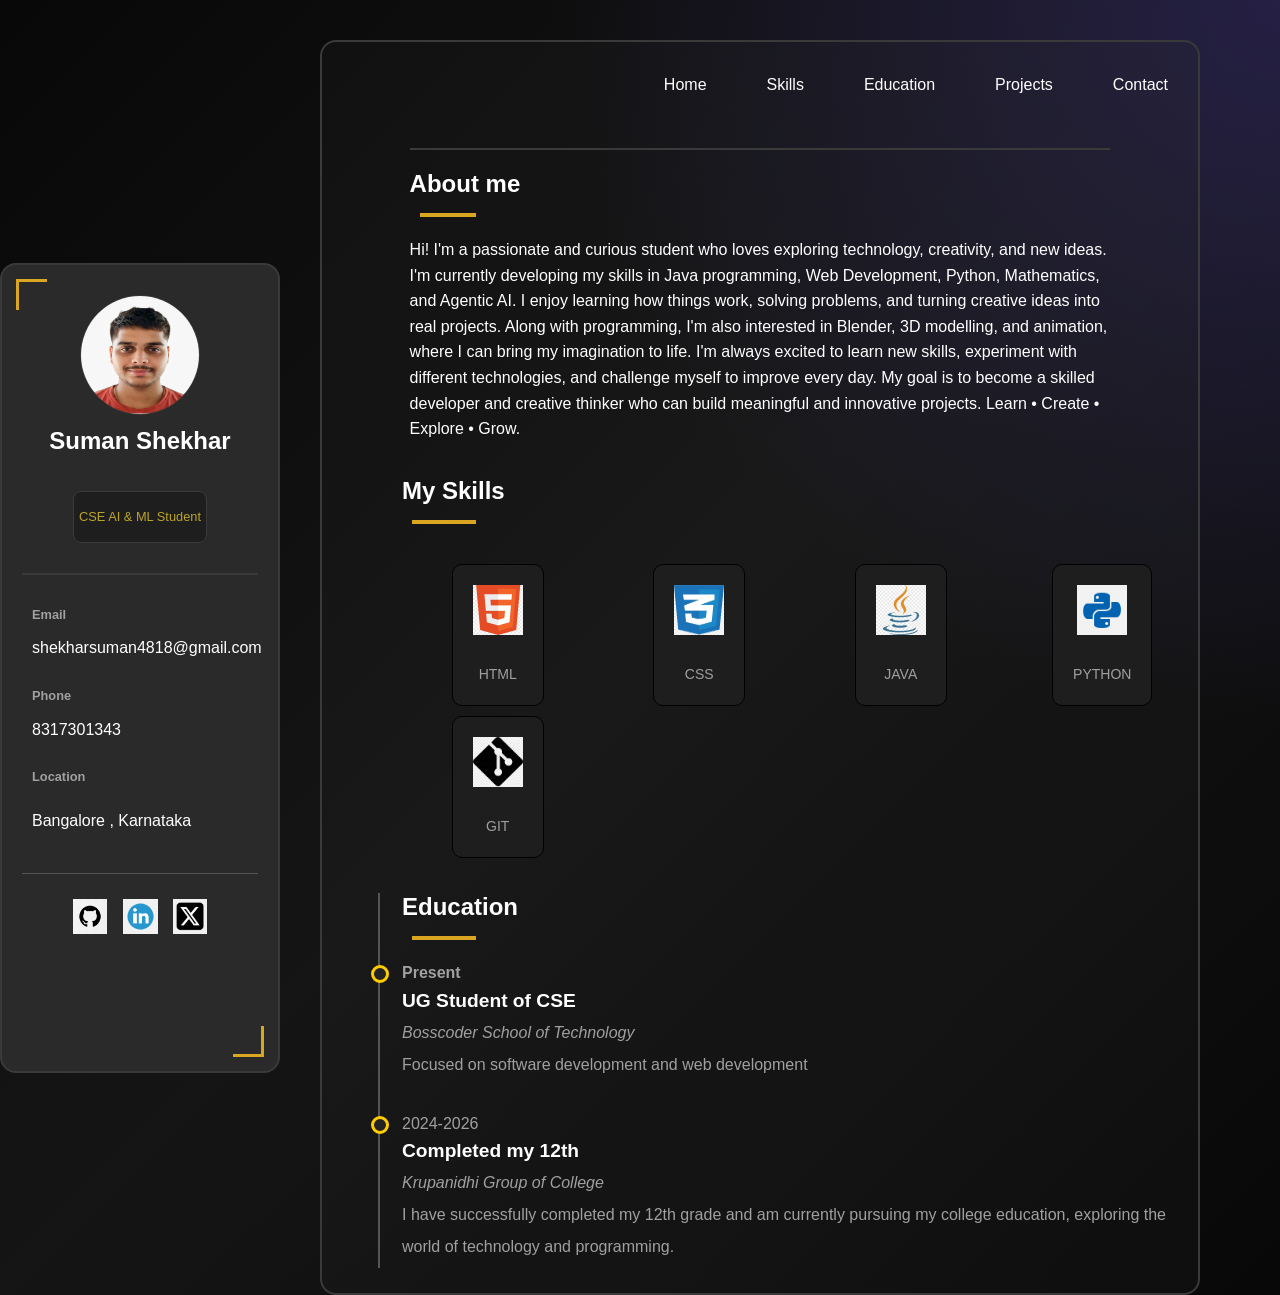
<file: index.html>
<!doctype html>
<html lang="en">
  <head>
    <meta charset="UTF-8" />
    <meta name="viewport" content="width=device-width, initial-scale=1.0" />
    <title>Profile</title>
    <link rel="stylesheet" href="style.css" />
  </head>
  <body>
    <aside class="main-container">
      <div class="sidebar">
        <div class="profile">
          <img src="image/suman.png" alt="" width="120px" height="120px" />
          <h2>Suman Shekhar</h2>
          <p>CSE AI & ML Student</p>
        </div>

        <div class="contact"></div>
        <div class="email">
          <h3 class="label">Email</h3>
          <a href="mailto:shekharsuman4818@gmail.com" class="value">shekharsuman4818@gmail.com</a>
        </div>
        <div class="phone">
          <h3 class="label">Phone</h3>
          <a href="tel:8317301343" class="value">8317301343</a>
        </div>
        <div class="location">
          <h3 class="label">Location</h3>
          <p class="value">Bangalore , Karnataka</p>
        </div>

        <div class="social">
          <a href="https://github.com/shekharsuman4818-cpu"><img src="image/github.png" alt=""/></a>
          <a href="https://www.linkedin.com/in/suman-shekhar-382846422/"><img src="image/linkdin.png" alt=""/></a>
          <a href="https://x.com/?lang=en"><img src="image/x.png" alt=""></a>
        </div>
      </div>
      <main class="main-content">
        <header>
            <nav>
                <a href="#">Home</a>
                <a href="#">Skills</a>
                <a href="#">Education</a>
                <a href="project.html">Projects</a>
                <a href="contact.html">Contact</a>
            </nav>
        </header>
        <section class="about">
            <h2>About me</h2>
            <div class="line"></div>
            <p>Hi! I'm a passionate and curious student who loves exploring technology, creativity, and new ideas. I'm currently developing my skills in Java programming, Web Development, Python, Mathematics, and Agentic AI.

I enjoy learning how things work, solving problems, and turning creative ideas into real projects. Along with programming, I'm also interested in Blender, 3D modelling, and animation, where I can bring my imagination to life.

I'm always excited to learn new skills, experiment with different technologies, and challenge myself to improve every day.

My goal is to become a skilled developer and creative thinker who can build meaningful and innovative projects.

Learn • Create • Explore • Grow.</p>
        </section>
        <article class="skills">
          <h2>My Skills</h2>
          <div class="line"></div>
          <div class="skills-images">
          <div class="image1"><img src="image/html.png" alt="" width="50px" height="50px"><h3>HTML</h3></div>
          <div class="image2"><img src="image/css.png" alt="" width="50px" height="50px"><h3>CSS</h3></div>
          <div class="image3"><img src="image/java.png" alt="" width="50px" height="50px"><h3>JAVA</h3></div>
          <div class="image4"><img src="image/python.png" alt="" width="50px" height="50px"><h3>PYTHON</h3></div>
          <div class="image5"><img src="image/git2.png" alt="" width="50px" height="50px"><h3>GIT</h3></div>
          </div>
        </article>
        
        <div class="education">
          <h2>Education</h2>
          <div class="line"></div>
          <div class="edu-item">
            <h3 class="head">Present</h3>
            <h3 style="font-size: 1.2rem;">UG Student of CSE</h3>
            <p><i>Bosscoder School of Technology</i></p>
            <p>Focused on software development and web development</p>
          </div>
            <div class="edu-item">
              <div class="head">2024-2026</div>
              <h3 style="font-size: 1.2rem;">Completed my 12th</h3>
              <p><i>Krupanidhi Group of College</i></p>
              <p>I have successfully completed my 12th grade and am currently pursuing my college education, exploring the world of technology and programming.</p>
            </div>
          
        </div>
      </main>
    </aside>
    
  </body>
</html>
</file>
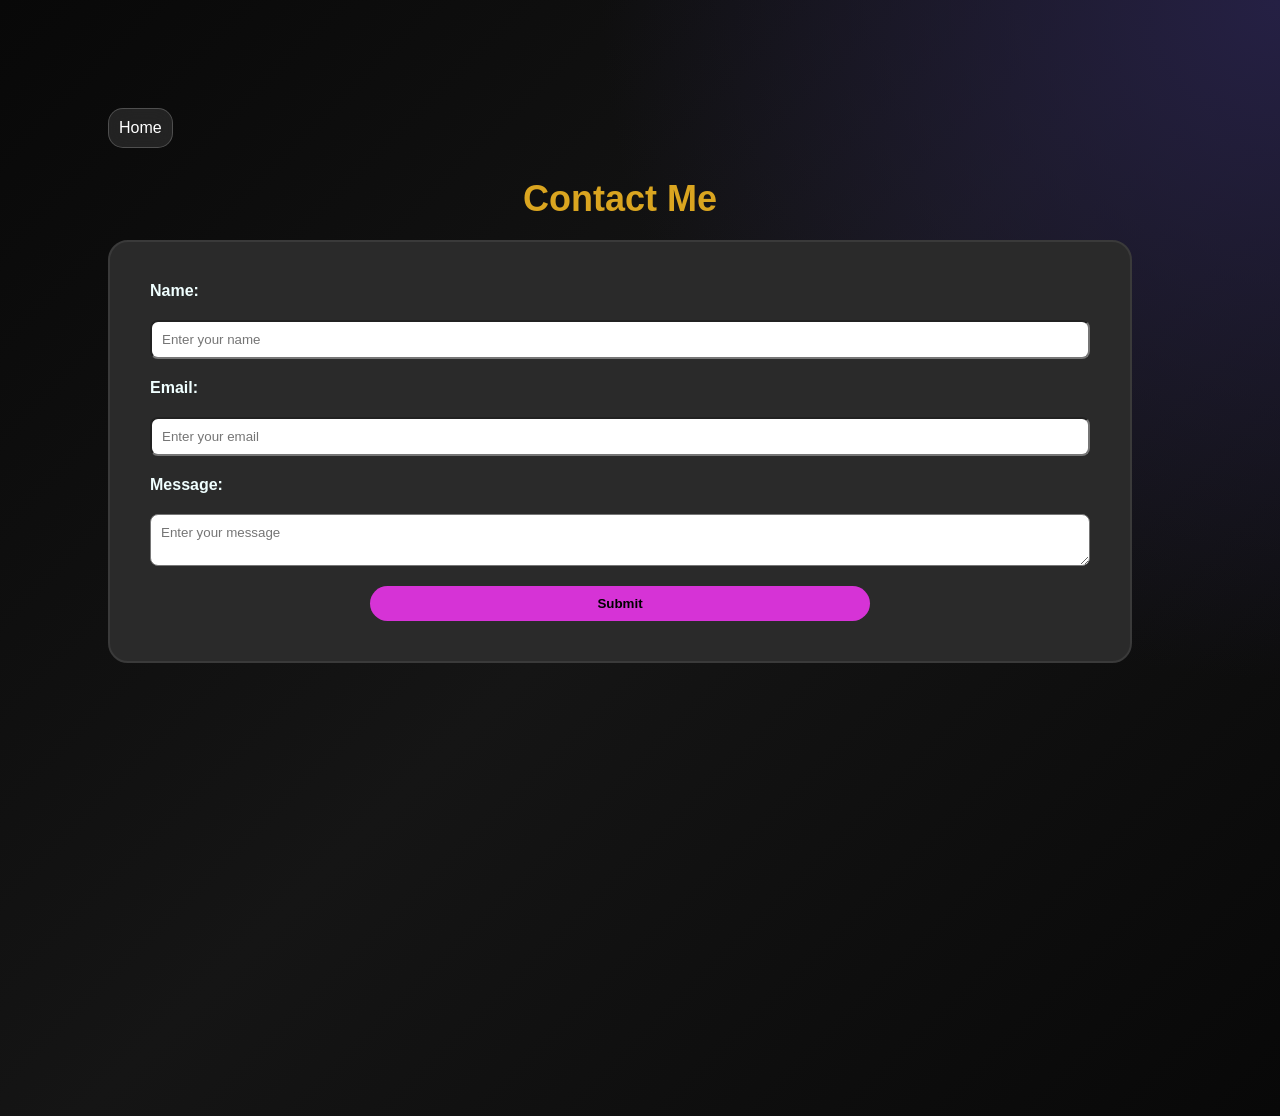
<file: contact.html>
<!DOCTYPE html>
<html lang="en">
<head>
    <meta charset="UTF-8">
    <meta name="viewport" content="width=device-width, initial-scale=1.0">
    <title>Document</title>
</head>
<style>
    body{
        width:80%;
        padding: 100px;
        font-family: Arial, Helvetica, sans-serif;
        min-height: 100vh;
        background: radial-gradient(circle at top right , #252044 , transparent 40%) , linear-gradient(135deg , #080808, #151515 , #080808);
        color: white;
    }

    .contact{
        background-color: #2a2a2a;
        padding: 40px;
        border-radius: 20px;
        border: 2px solid #3a3a3a;
        box-shadow: 0px 8px 25px rgba(0,0,0,0,4);
    }

    nav{
        display: flex;
        justify-content: flex-start;
        flex-wrap: wrap;
        margin-bottom: 30px;
    }

    nav a{
        text-decoration: none;
        color: white;
        background: rgba(255,255,255,0.1);
        backdrop-filter: blur(10px);
        border : 1px solid rgba(255,255,255,0.2);
        border-radius: 15px;
        padding: 10px;
    }

    nav a:hover{
                color:goldenrod;
            transform: translateY(-2px);
    }

    h1{
        color: goldenrod;
       text-align: center;
       margin-bottom: 20px;
       font-size: 36px;
    }
    form{
        display: grid;
        grid-template-columns: 1fr;
        align-items: center;
        gap: 20px;
    }

    label{
        color: azure;
        font-weight: bolder;
    }

    input , textarea{
        font-family: Arial, Helvetica, sans-serif;
        padding: 10px;
        border-radius: 8px;
    }

    input:hover , textarea:hover{
        border: 2px solid aliceblue;
        transform: translateY(-3px);
    }

    button{
        padding: 10px;
        border: none;
        border-radius: 20px;
       width: 500px;
       margin:auto;  
       background: rgb(214, 51, 214);
       font-weight: bolder;
       cursor: pointer;
    }

    button:hover{
       transform: translateY(-5px);
    }

</style>
<body>
    <nav>
        <a href="index.html">Home</a>
    </nav>
    <h1>Contact Me</h1>
    <div class="contact">
    <form>
    <label for="name">Name:</label>
    <input type="text" placeholder="Enter your name" required >
    <label>Email:</label>
    <input type="email" placeholder="Enter your email" required>
    <label>Message:</label>
     <textarea placeholder="Enter your message" required></textarea>
    <button type="submit">Submit</button>
    </form>
    </div>
</body>
</html>
</file>
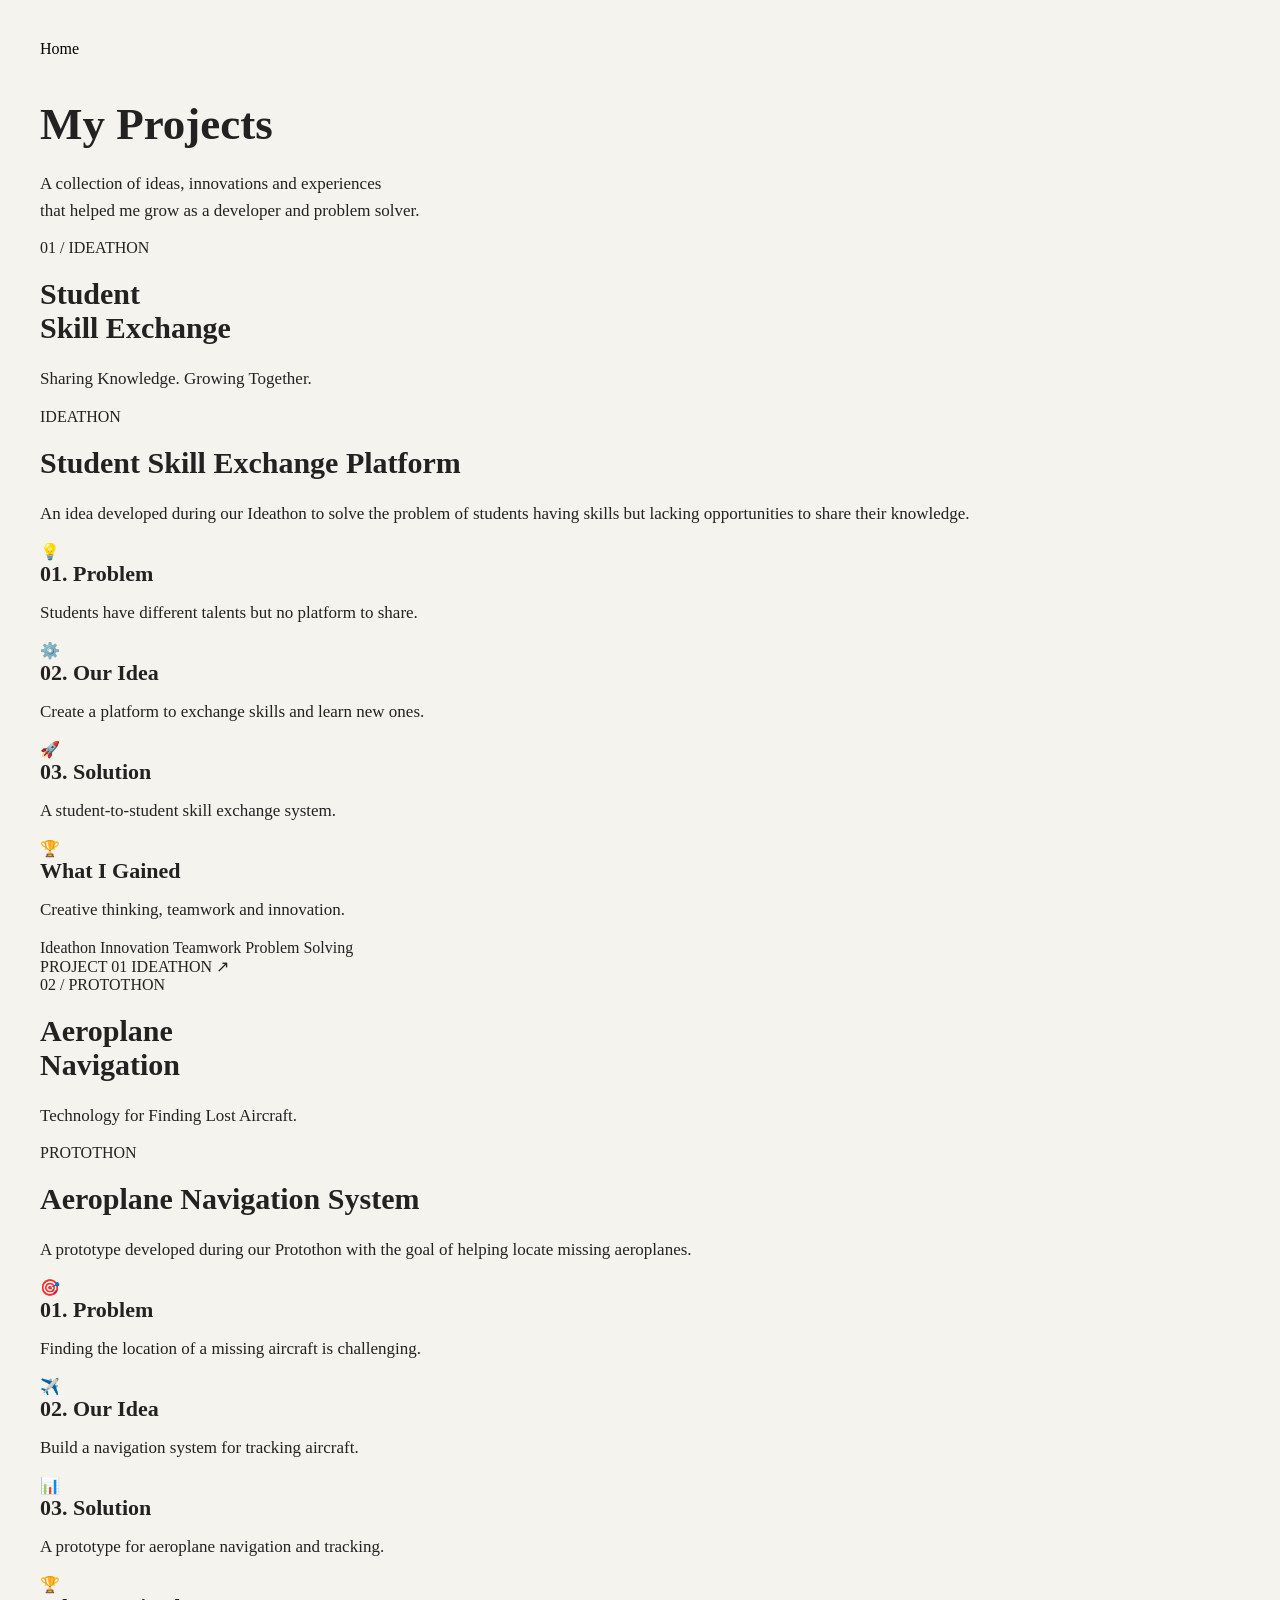
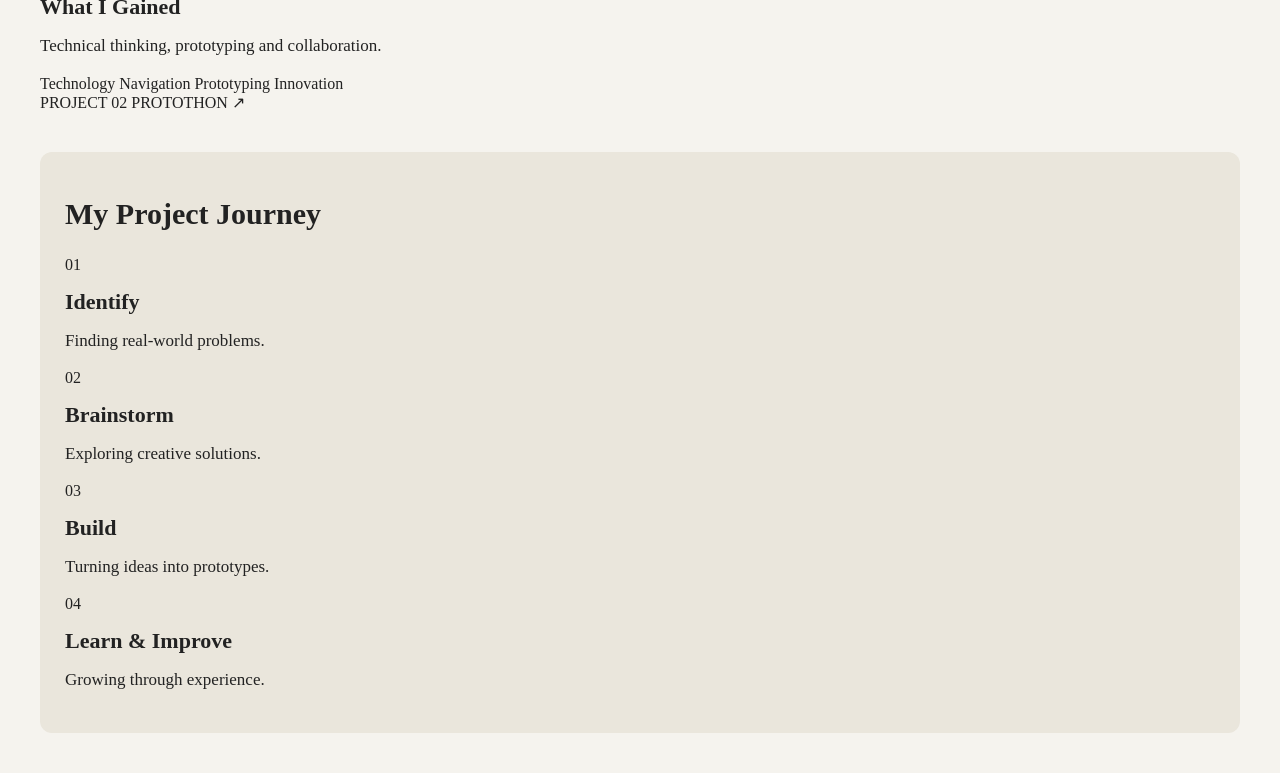
<file: project.html>
<!DOCTYPE html>
<html lang="en">
<head>
    <meta charset="UTF-8">
    <meta name="viewport" content="width=device-width, initial-scale=1.0">
    <title>My Projects</title>
    <link rel="stylesheet" href="project.css">
</head>

<body>
    <nav>
        <a href="index.html">Home</a>
    </nav>

    <section class="projects-section">

        <div class="heading">
            <h1>My Projects</h1>
            <span class="underline"></span>
            <p>A collection of ideas, innovations and experiences<br>that helped me grow as a developer and problem solver.
            </p>
        </div>

        <div class="project-card">

            <div class="project-image ideathon">
                <span class="project-number">01 / IDEATHON</span>

                <div class="image-content">
                    <h2>Student<br>Skill Exchange</h2>
                    <p>Sharing Knowledge. Growing Together.</p>
                    <span class="small-line"></span>
                </div>
            </div>

            <div class="project-details">

                <span class="category">IDEATHON</span>

                <h2>Student Skill Exchange Platform</h2>

                <p class="description">An idea developed during our Ideathon to solve the problem of students having skills but lacking opportunities to share their knowledge.</p>

                <div class="steps">

                    <div class="step">
                        <span class="step-icon">💡</span>
                        <h3>01. Problem</h3>
                        <p>Students have different talents but no platform to share.</p>
                    </div>

                    <div class="step">
                        <span class="step-icon">⚙️</span>
                        <h3>02. Our Idea</h3>
                        <p>Create a platform to exchange skills and learn new ones.</p>
                    </div>

                    <div class="step">
                        <span class="step-icon">🚀</span>
                        <h3>03. Solution</h3>
                        <p>A student-to-student skill exchange system.</p>
                    </div>

                </div>

                <div class="gained">
                    <span>🏆</span>
                    <div>
                        <h3>What I Gained</h3>
                        <p>Creative thinking, teamwork and innovation.</p>
                    </div>
                </div>

                <div class="tags">
                    <span>Ideathon</span>
                    <span>Innovation</span>
                    <span>Teamwork</span>
                    <span>Problem Solving</span>
                </div>

            </div>

            <div class="project-footer">
                <span>PROJECT 01</span>
                <span>IDEATHON ↗</span>
            </div>

        </div>

        <div class="project-card">

            <div class="project-image protothon">
                <span class="project-number">02 / PROTOTHON</span>

                <div class="image-content">
                    <h2>Aeroplane<br>Navigation</h2>
                    <p>Technology for Finding Lost Aircraft.</p>
                    <span class="small-line"></span>
                </div>
            </div>

            <div class="project-details">

                <span class="category">PROTOTHON</span>

                <h2>Aeroplane Navigation System</h2>

                <p class="description">A prototype developed during our Protothon with the goal of helping locate missing aeroplanes.</p>

                <div class="steps">

                    <div class="step">
                        <span class="step-icon">🎯</span>
                        <h3>01. Problem</h3>
                        <p>Finding the location of a missing aircraft is challenging.</p>
                    </div>

                    <div class="step">
                        <span class="step-icon">✈️</span>
                        <h3>02. Our Idea</h3>
                        <p>Build a navigation system for tracking aircraft.</p>
                    </div>

                    <div class="step">
                        <span class="step-icon">📊</span>
                        <h3>03. Solution</h3>
                        <p>A prototype for aeroplane navigation and tracking.</p>
                    </div>

                </div>

                <div class="gained">
                    <span>🏆</span>
                    <div>
                        <h3>What I Gained</h3>
                        <p>Technical thinking, prototyping and collaboration.</p>
                    </div>
                </div>

                <div class="tags">
                    <span>Technology</span>
                    <span>Navigation</span>
                    <span>Prototyping</span>
                    <span>Innovation</span>
                </div>

            </div>

            <div class="project-footer">
                <span>PROJECT 02</span>
                <span>PROTOTHON ↗</span>
            </div>

        </div>

        <div class="journey">

            <h2>My Project Journey</h2>
            <span class="underline"></span>

            <div class="timeline">

                <div class="timeline-item">
                    <span class="number">01</span>
                    <h3>Identify</h3>
                    <p>Finding real-world problems.</p>
                </div>

                <div class="timeline-item">
                    <span class="number">02</span>
                    <h3>Brainstorm</h3>
                    <p>Exploring creative solutions.</p>
                </div>

                <div class="timeline-item">
                    <span class="number">03</span>
                    <h3>Build</h3>
                    <p>Turning ideas into prototypes.</p>
                </div>

                <div class="timeline-item">
                    <span class="number">04</span>
                    <h3>Learn & Improve</h3>
                    <p>Growing through experience.</p>
                </div>

            </div>

        </div>

    </section>

</body>
</html>
</file>
<file: style.css>
* {
  padding: 0px;
  margin: 0px;
  box-sizing: border-box;
}

body {
  background:radial-gradient(circle at top right , #252044 , transparent 40%) , linear-gradient(135deg , #080808, #151515 , #080808);
  font-family: sans-serif;
  color: white;
  line-height: 1.6;
}

.main-container {
  display: grid;
  max-width: 1200px;
  grid-template-columns: 280px 1fr;
  justify-content: center;
  align-items: center;
  gap: 40px;
  padding-top: 40px;
  margin: 0;
}

.sidebar {
position: sticky;
top:20px;
padding: 30px 20px;
height: fit-content;
 min-height: 90vh;
 background: #2a2a2a;
 border-radius: 16px;
 border: 2px solid #3a3a3a;
}
.sidebar:hover{
    border: 3px solid goldenrod;
    transform: translateY(-5px);
}

.sidebar::before,
.sidebar::after{
  content:"";
  position:absolute;
  width:28px;height:28px;
  border:3px solid goldenrod;
  transition:.45s ease;
}
.sidebar::before{
  top:14px;left:14px;
  border-right:none;
  border-bottom:none;
}
.sidebar::after{
  bottom:14px;right:14px;
  border-left:none;
  border-top:none;
}
.sidebar:hover::before,
.sidebar:hover::after{
  width:188px;
  height:108px;
}

.profile{
    text-align: center;
}

.profile img{
   border-radius: 50%;
   border: 1px solid #3a3a3a;
}

.profile h2{
    font-size: 24px;
    font-weight: 700px;
    color: white;
    margin-bottom: 20px;
}

.profile p{
    background: #1e1e1e;
    color: rgb(188, 165, 38);
    border-radius:8px;
    padding: 15px 5px;
    border: 1px solid #3a3a3a;
    display: inline-block;
    margin-top: 10px;
    font-size: 12.8px;
}

.contact{
    margin-top: 30px;
    border-top: 2px solid #3a3a3a;
    padding-top: 20px;
}
.label{
    font-weight: 500px;
    font-size: 0.8rem;
    color: #a0a0a0;
}

.value{
    color: white;
    text-decoration: none;
}
.label , .value{
    padding: 10px;
}

.email , .phone{
    margin-bottom: 15px;
}

.social{
    display: flex;
    justify-content: center;
    align-items: center;
    gap: 15px;
    padding: 25px 0px;
    border-top: 1px solid #555;
    margin-top: 30px;
}

.social img{
    width:35px;
    height: 35px;
    object-fit: contain;
}

.main-content{
    height: fit-content;
    min-height: 90vh;
    background: #2a2a2a2a;
    border: 2px solid  #3a3a3a;
    border-radius:16px ;
}
.main-content:hover{
    transform: translateY(-3px);
    border: 3px solid goldenrod;
}



header{
    display: flex;
    justify-content: flex-end;
    flex-wrap: wrap;
}

nav{
    display: flex;
    justify-content: space-around;
}

nav a{
    padding: 30px;
    text-decoration: none;
    color:white;
}     
        nav a:hover{
           color: #ffcc00;
    }

.about{
   border-top: none;
   width: 80%;
   margin: 20px auto 0;
   border-top: 2px solid #3a3a3a;
}

.about h2{
  color: white;
  margin-top: 15px;
}

.line{
    border-top: none;
   width: 8%;
   margin: 10px ;
   border-top: 4px solid goldenrod;
   padding: 5px;
}

.skills{
    padding-left: 80px;
    margin-top: 30px;
}

.skills-images{
    display: grid;
    grid-template-columns:1fr 1fr 1fr 1fr ;
    margin-top: 30px;
    gap: 10px;
    place-items: center;
    text-align: center;
}

.image1{
    background: #1e1e1e;
    padding: 20px;
    border: 1px solid black;
    border-radius: 10px;
}

.image2{
        background: #1e1e1e;
        padding: 20px;
        border: 1px solid black;
        border-radius: 10px;
}

.image3{
    background: #1e1e1e;
    padding: 20px;
    border: 1px solid black;
    border-radius: 10px;
}

.image4{
    background: #1e1e1e;
    padding: 20px;
    border: 1px solid black;
    border-radius: 10px ;
}

.image5{
    background: #1e1e1e;
    padding: 20px;
    border: 1px solid black;
    border-radius: 10px;
}

.skills-images h3{
    padding-top: 20px;
    font-size: 14px;
    font-weight: lighter;
    color: #a0a0a0;
}

.education{
    padding-left: 80px;
    margin-top: 30px;
    position: relative;
}

.head{
    color: #a0a0a0;
    font-size: 1rem;
}

.education p{
    color: #a0a0a0;
    line-height: 2;
}

.edu-item{
   margin-bottom: 30px;
   position: relative;
}

.education::before {
    content: "";
    position: absolute;
    left: 55.5px;
    top: 5px;
    width: 2px;
    height: 100%;
    background: #555;
}

.edu-item::before {
    content: "";
    position: absolute;
    left: -31px;
    top: 5px;
    width: 12px;
    height: 12px;
    border: 3px solid #ffcc00;
    background: #222;
    border-radius: 50%;
    z-index: 1;
}

.image1:hover{
    border: 2px solid goldenrod;
    transform: scale(1.2);
    transition: 0.5s;
}

.image2:hover{
      border: 2px solid goldenrod;
    transform: scale(1.2);
      transition: 0.5s;
}

.image3:hover{
      border: 2px solid goldenrod;
    transform: scale(1.2);
      transition: 0.5s;
}

.image4:hover{
      border: 2px solid goldenrod;
    transform: scale(1.2);
      transition: 0.5s;
}

.image5:hover{
      border: 2px solid goldenrod;
    transform: scale(1.2);
      transition: 0.5s;
}
</file>
<file: project.css>
* {
    margin: 0;
    padding: 0;
    box-sizing: border-box;
}

body {
    font-family: Georgia, serif;
    background-color: #f5f3ee;
    color: #222;
    padding: 40px;
}

nav{
    padding-bottom: 40px;
}

nav a{
    text-decoration: none;
    color: black;
}

nav a:hover{
    color: goldenrod;
    border: none;
    width: 8%;
    border: 3px solid goldenrod;
}

.container {
    max-width: 1000px;
    margin: auto;
}

h1 {
    font-size: 45px;
    margin-bottom: 20px;
}

h2 {
    font-size: 30px;
    margin: 20px 0;
}

h3 {
    font-size: 22px;
    margin-bottom: 12px;
}

p {
    font-size: 17px;
    line-height: 1.6;
    margin-bottom: 15px;
}

.project {
    background-color: white;
    padding: 25px;
    margin: 25px 0;
    border-radius: 12px;
    border: 1px solid #ddd;
}

.project h2 {
    color: #333;
}

.project h3 {
    margin-top: 20px;
}

.project span {
    color: #888;
    font-size: 14px;
}

.journey {
    margin-top: 40px;
    padding: 25px;
    background-color: #eae6dc;
    border-radius: 12px;
}

.journey h2 {
    margin-bottom: 25px;
}

.journey h3 {
    margin-top: 15px;
}
</file>
